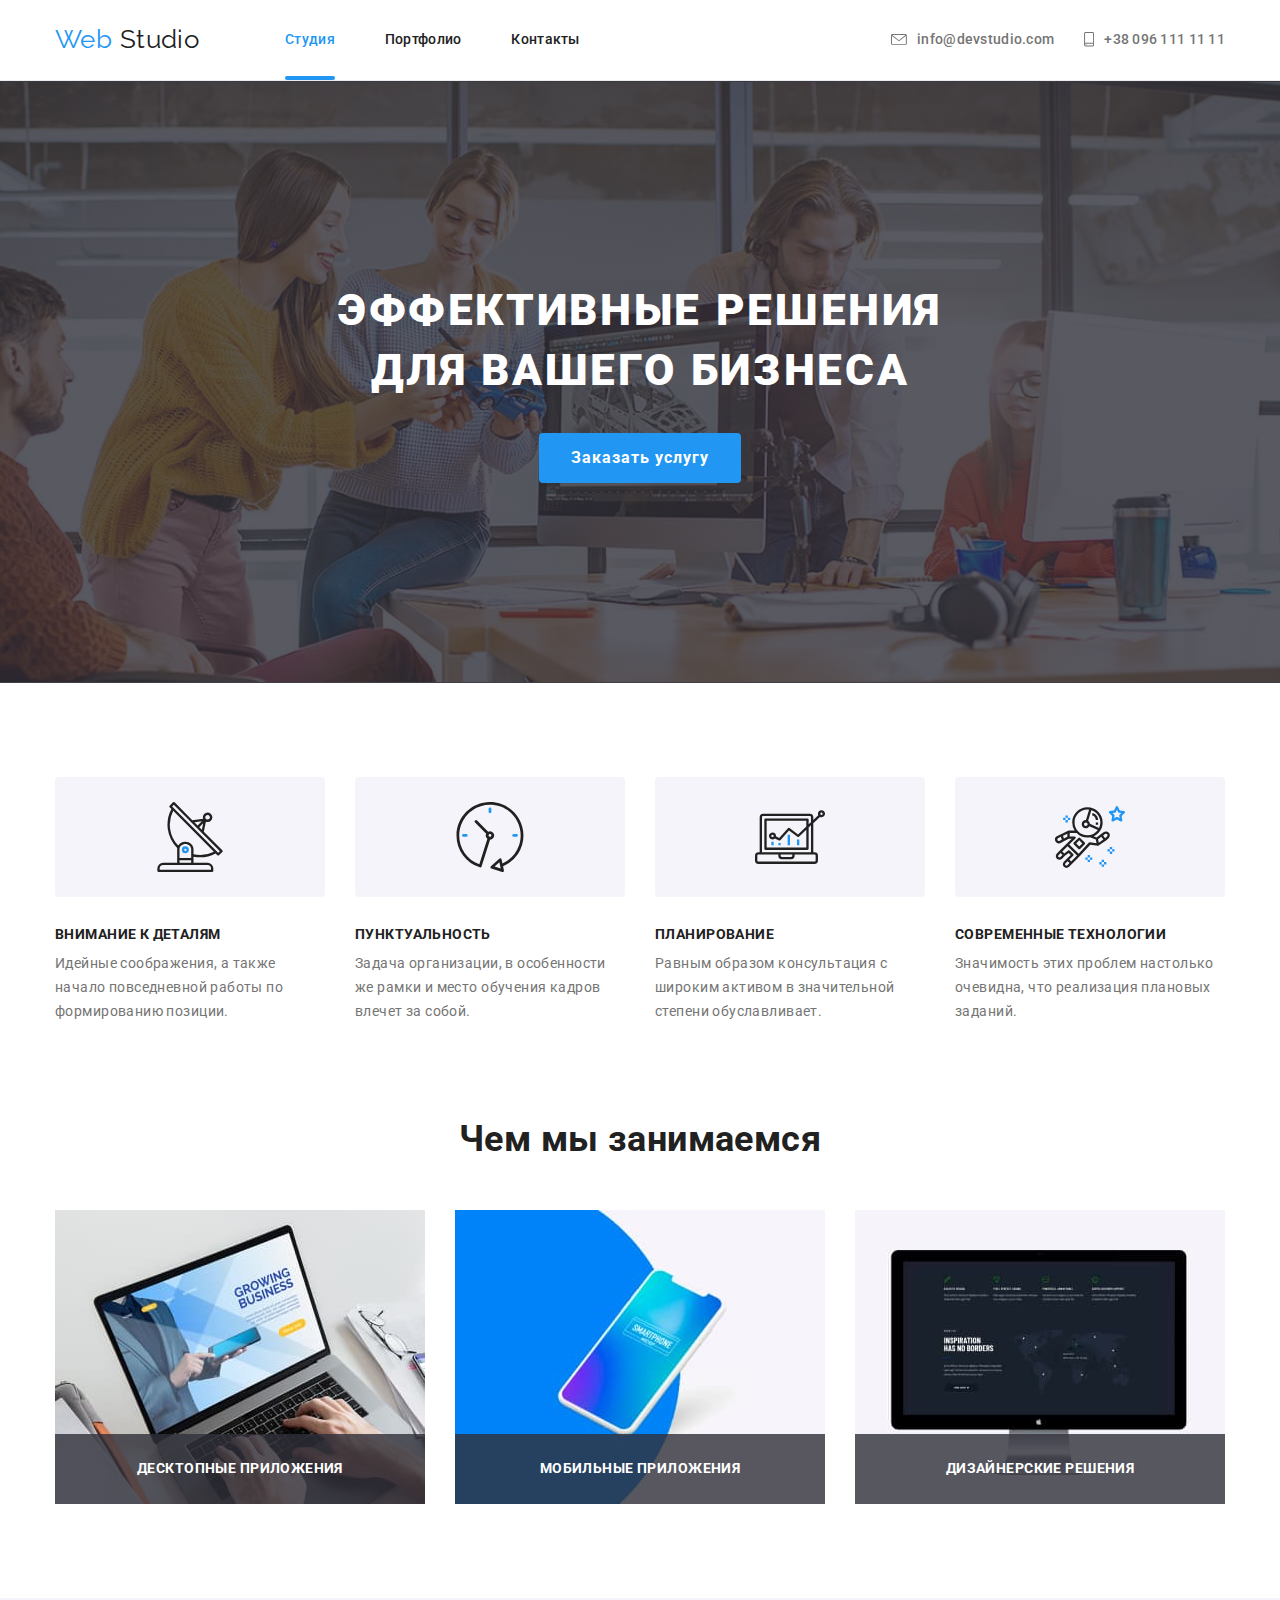
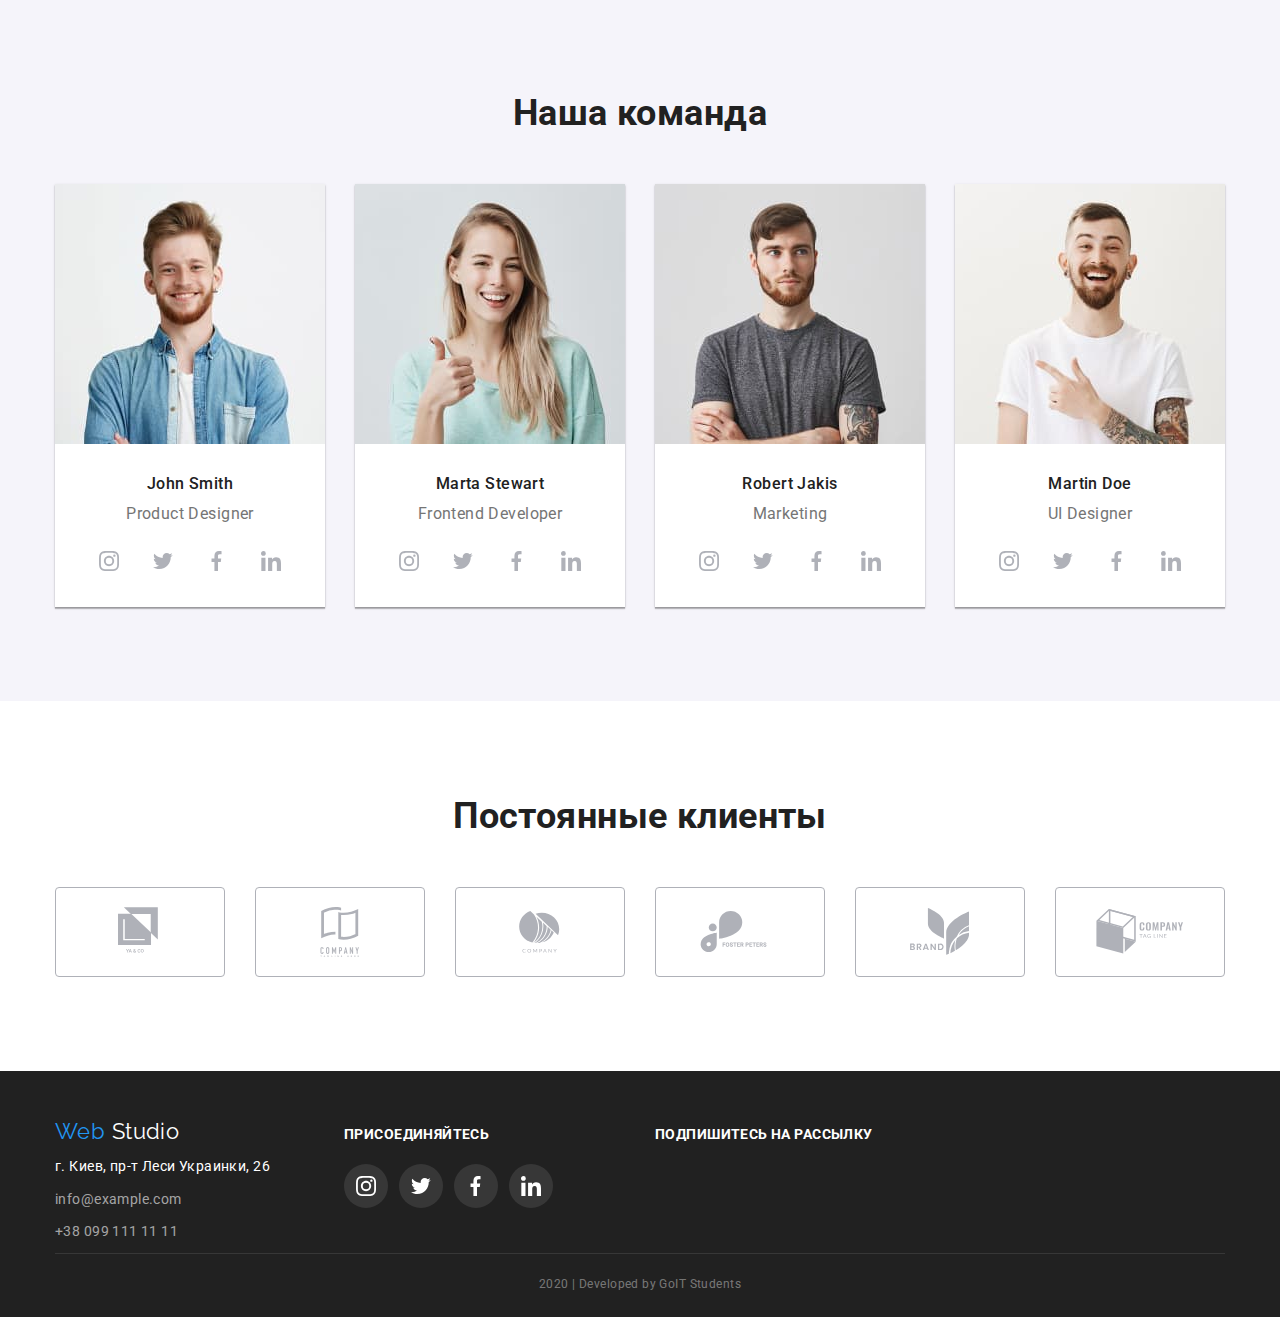
<file: index.html>
<!DOCTYPE html>
<html lang="ru">
  <head>
    <meta charset="UTF-8" />
    <meta name="viewport" content="width=device-width, initial-scale=1.0" />
    <title>Document</title>
    <link
      href="https://fonts.googleapis.com/css2?family=Raleway:wght@700&family=Roboto:wght@400;500;700;900&display=swap"
      rel="stylesheet"
    />
    <link
      rel="stylesheet"
      href="https://cdnjs.cloudflare.com/ajax/libs/modern-normalize/0.6.0/modern-normalize.min.css"
    />
    <link rel="stylesheet" href="./css/styles.css" />
  </head>

  <body>
    <!--Шапка-->
    <header class="header">
      <div class="container header-content">
        <nav class="main-nav">
          <a href="./index.html" lang="en" class="logo logo--header-paddings"
            ><span class="accent">Web</span> Studio</a
          >

          <ul class="main-nav__nav">
            <li class="main-nav__item">
              <a
                href="./index.html"
                class="main-nav__link main-nav__link--current accent"
                >Студия</a
              >
            </li>
            <li class="main-nav__item">
              <a href="./portfolio.html" class="main-nav__link">Портфолио</a>
            </li>
            <li class="main-nav__item">
              <a href="" class="main-nav__link">Контакты</a>
            </li>
          </ul>
        </nav>

        <ul class="contacts">
          <li class="contacts__item">
            <a href="mailto:info@devstudio.com" class="contacts__link"
              ><svg class="contacts__icon contacts__icon--envelope">
                <use href="./images/sprite-opt.svg#envelope"></use>
              </svg>
              info@devstudio.com
            </a>
          </li>

          <li class="contacts__item">
            <a href="tel:+380961111111" class="contacts__link"
              ><svg class="contacts__icon contacts__icon--phone">
                <use href="./images/sprite-opt.svg#smartphone"></use>
              </svg>
              +38 096 111 11 11
            </a>
          </li>
        </ul>
      </div>
    </header>

    <!--Герой-->
    <section>
      <div class="hero">
        <h1 class="hero__title">эффективные решения для вашего бизнеса</h1>
        <a href="" class="button">Заказать услугу</a>
      </div>
    </section>

    <!--Переваги-->
    <section class="advantages-section">
      <div class="container">
        <!--<h2></h2>-->
        <ul class="space-between">
          <li class="advantages-section__item">
            <div class="advantages-section__icon">
              <svg class="advantages-section__icon--size">
                <use href="./images/sprite-opt.svg#antenna"></use>
              </svg>
            </div>
            <h3 class="advantages-section__title">Внимание к деталям</h3>
            <p>
              Идейные соображения, а также начало повседневной работы по
              формированию позиции.
            </p>
          </li>

          <li class="advantages-section__item">
            <div class="advantages-section__icon">
              <svg class="advantages-section__icon--size">
                <use href="./images/sprite-opt.svg#clock"></use>
              </svg>
            </div>
            <h3 class="advantages-section__title">Пунктуальность</h3>
            <p>
              Задача организации, в особенности же рамки и место обучения кадров
              влечет за собой.
            </p>
          </li>

          <li class="advantages-section__item">
            <div class="advantages-section__icon">
              <svg class="advantages-section__icon--size">
                <use href="./images/sprite-opt.svg#diagram"></use>
              </svg>
            </div>
            <h3 class="advantages-section__title">Планирование</h3>
            <p>
              Равным образом консультация с широким активом в значительной
              степени обуславливает.
            </p>
          </li>

          <li class="advantages-section__item">
            <div class="advantages-section__icon">
              <svg class="advantages-section__icon--size">
                <use href="./images/sprite-opt.svg#astronaut"></use>
              </svg>
            </div>
            <h3 class="advantages-section__title">Современные технологии</h3>
            <p>
              Значимость этих проблем настолько очевидна, что реализация
              плановых заданий.
            </p>
          </li>
        </ul>
      </div>
    </section>

    <!--Можливості-->
    <section class="possibility-section">
      <div class="container">
        <h2 class="possibility-section__title">Чем мы занимаемся</h2>
        <ul class="space-between">
          <li class="possibility-section__item">
            <img src="./images/section2-1.jpg" alt="Ноутбук" />
            <h3 class="possibility-section__label">Десктопные приложения</h3>
          </li>

          <li class="possibility-section__item">
            <img src="./images/section2-2.jpg" alt="Смартфон" />
            <h3 class="possibility-section__label">Мобильные приложения</h3>
          </li>

          <li class="possibility-section__item">
            <img src="./images/section2-3.jpg" alt="Монитор" />
            <h3 class="possibility-section__label">Дизайнерские решения</h3>
          </li>
        </ul>
      </div>
    </section>

    <!--Команда-->
    <section class="team-section">
      <div class="container">
        <h2 class="team-section__title">Наша команда</h2>
        <ul lang="en" class="space-between">
          <li class="team-section__item">
            <img src="./images/team-john-smith.jpg" alt="Photo John Smith" />
            <div class="team-section__text-content">
              <h3 class="team-section__name">John Smith</h3>
              <p class="team-section__position">Product Designer</p>
              <ul class="space-between">
                <li>
                  <a href="" class="flex-center socials">
                    <svg class="socials__icon">
                      <use href="./images/sprite-opt.svg#instagram"></use>
                    </svg>
                  </a>
                </li>

                <li>
                  <a href="" class="flex-center socials">
                    <svg class="socials__icon">
                      <use href="./images/sprite-opt.svg#twitter"></use>
                    </svg>
                  </a>
                </li>

                <li>
                  <a href="" class="flex-center socials">
                    <svg class="socials__icon">
                      <use href="./images/sprite-opt.svg#facebook"></use>
                    </svg>
                  </a>
                </li>

                <li>
                  <a href="" class="flex-center socials">
                    <svg class="socials__icon">
                      <use href="./images/sprite-opt.svg#linkedin"></use>
                    </svg>
                  </a>
                </li>
              </ul>
            </div>
          </li>

          <li class="team-section__item">
            <img
              src="./images/team-marta-stewart.jpg"
              alt="Photo Marta Stewart"
            />
            <div class="team-section__text-content">
              <h3 class="team-section__name">Marta Stewart</h3>
              <p class="team-section__position">Frontend Developer</p>
              <ul class="space-between">
                <li>
                  <a href="" class="flex-center socials">
                    <svg class="socials__icon">
                      <use href="./images/sprite-opt.svg#instagram"></use>
                    </svg>
                  </a>
                </li>

                <li>
                  <a href="" class="flex-center socials">
                    <svg class="socials__icon">
                      <use href="./images/sprite-opt.svg#twitter"></use>
                    </svg>
                  </a>
                </li>

                <li>
                  <a href="" class="flex-center socials">
                    <svg class="socials__icon">
                      <use href="./images/sprite-opt.svg#facebook"></use>
                    </svg>
                  </a>
                </li>

                <li>
                  <a href="" class="flex-center socials">
                    <svg class="socials__icon">
                      <use href="./images/sprite-opt.svg#linkedin"></use>
                    </svg>
                  </a>
                </li>
              </ul>
            </div>
          </li>

          <li class="team-section__item">
            <img
              src="./images/team-robert-jakis.jpg"
              alt="Photo Robert Jakis"
            />
            <div class="team-section__text-content">
              <h3 class="team-section__name">Robert Jakis</h3>
              <p class="team-section__position">Marketing</p>
              <ul class="space-between">
                <li>
                  <a href="" class="flex-center socials">
                    <svg class="socials__icon">
                      <use href="./images/sprite-opt.svg#instagram"></use>
                    </svg>
                  </a>
                </li>

                <li>
                  <a href="" class="flex-center socials">
                    <svg class="socials__icon">
                      <use href="./images/sprite-opt.svg#twitter"></use>
                    </svg>
                  </a>
                </li>

                <li>
                  <a href="" class="flex-center socials">
                    <svg class="socials__icon">
                      <use href="./images/sprite-opt.svg#facebook"></use>
                    </svg>
                  </a>
                </li>

                <li>
                  <a href="" class="flex-center socials">
                    <svg class="socials__icon">
                      <use href="./images/sprite-opt.svg#linkedin"></use>
                    </svg>
                  </a>
                </li>
              </ul>
            </div>
          </li>

          <li class="team-section__item">
            <img src="./images/team-martin-doe.jpg" alt="Photo Martin Doe" />
            <div class="team-section__text-content">
              <h3 class="team-section__name">Martin Doe</h3>
              <p class="team-section__position">UI Designer</p>
              <ul class="space-between">
                <li>
                  <a href="" class="flex-center socials">
                    <svg class="socials__icon">
                      <use href="./images/sprite-opt.svg#instagram"></use>
                    </svg>
                  </a>
                </li>

                <li>
                  <a href="" class="flex-center socials">
                    <svg class="socials__icon">
                      <use href="./images/sprite-opt.svg#twitter"></use>
                    </svg>
                  </a>
                </li>

                <li>
                  <a href="" class="flex-center socials">
                    <svg class="socials__icon">
                      <use href="./images/sprite-opt.svg#facebook"></use>
                    </svg>
                  </a>
                </li>

                <li>
                  <a href="" class="flex-center socials">
                    <svg class="socials__icon">
                      <use href="./images/sprite-opt.svg#linkedin"></use>
                    </svg>
                  </a>
                </li>
              </ul>
            </div>
          </li>
        </ul>
      </div>
    </section>

    <!--Клієнти-->
    <section class="clients-section">
      <div class="container">
        <h2 class="clients-section__title">Постоянные клиенты</h2>
        <ul lang="en" class="space-between">
          <li class="clients-section__item">
            <a href="" class="clients-section__link" aria-label="YA & CO">
              <svg class="clients-section__client-1">
                <use href="./images/sprite-opt.svg#client-1"></use>
              </svg>
            </a>
          </li>

          <li class="clients-section__item">
            <a
              href=""
              class="clients-section__link"
              aria-label="COMPANY TAGLINE HERE"
            >
              <svg class="clients-section__client-2">
                <use href="./images/sprite-opt.svg#client-2"></use>
              </svg>
            </a>
          </li>

          <li class="clients-section__item">
            <a href="" class="clients-section__link" aria-label="COMPANY">
              <svg class="clients-section__client-3">
                <use href="./images/sprite-opt.svg#client-3"></use>
              </svg>
            </a>
          </li>

          <li class="clients-section__item">
            <a href="" class="clients-section__link" aria-label="FOSTER PETERS">
              <svg class="clients-section__client-4">
                <use href="./images/sprite-opt.svg#client-4"></use>
              </svg>
            </a>
          </li>

          <li class="clients-section__item">
            <a href="" class="clients-section__link" aria-label="BRAND">
              <svg class="clients-section__client-5">
                <use href="./images/sprite-opt.svg#client-5"></use>
              </svg>
            </a>
          </li>

          <li class="clients-section__item">
            <a
              href=""
              class="clients-section__link"
              aria-label="COMPANY TAG LINE"
            >
              <svg class="clients-section__client-6">
                <use href="./images/sprite-opt.svg#client-6"></use>
              </svg>
            </a>
          </li>
        </ul>
      </div>
    </section>

    <!--Футер-->
    <footer class="footer">
      <div class="container">
        <div class="space-between footer--baseline">
          <div>
            <a href="./index.html" class="logo logo-footer">
              <span class="accent">Web</span> Studio
            </a>
            <address class="address">
              <a
                target="blanc"
                href="https://www.google.com.ua/maps/place/%D0%B1%D1%83%D0%BB.+%D0%9B%D0%B5%D1%81%D0%B8+%D0%A3%D0%BA%D1%80%D0%B0%D0%B8%D0%BD%D0%BA%D0%B8,+26,+%D0%9A%D0%B8%D0%B5%D0%B2,+02000/@50.4265807,30.5361971,17z/data=!3m1!4b1!4m5!3m4!1s0x40d4cf0e033ecbe9:0x57a4dffefec77da0!8m2!3d50.4265807!4d30.5383859?hl=ru"
                class="address__link"
                >г. Киев, пр-т Леси Украинки, 26
              </a>

              <div class="contacts-footer">
                <a href="mailto:info@example.com" class="address__link"
                  >info@example.com</a
                >
                <a href="tel:380991111111" class="address__link"
                  >+38 099 111 11 11</a
                >
              </div>
            </address>
          </div>

          <div class="slogans">
            <div class="socials-slogan">
              <p class="slogans__title">присоединяйтесь</p>
              <ul class="space-between">
                <li>
                  <a href="" class="flex-center socials socials--dark">
                    <svg class="socials__icon">
                      <use href="./images/sprite-opt.svg#instagram"></use>
                    </svg>
                  </a>
                </li>

                <li>
                  <a href="" class="flex-center socials socials--dark">
                    <svg class="socials__icon">
                      <use href="./images/sprite-opt.svg#twitter"></use>
                    </svg>
                  </a>
                </li>

                <li>
                  <a href="" class="flex-center socials socials--dark">
                    <svg class="socials__icon">
                      <use href="./images/sprite-opt.svg#facebook"></use>
                    </svg>
                  </a>
                </li>

                <li>
                  <a href="" class="flex-center socials socials--dark">
                    <svg class="socials__icon">
                      <use href="./images/sprite-opt.svg#linkedin"></use>
                    </svg>
                  </a>
                </li>
              </ul>
            </div>

            <div class="mailing-slogan">
              <p class="slogans__title">Подпишитесь на рассылку</p>
            </div>
          </div>
        </div>
      </div>

      <p class="footer__copyright">2020 | Developed by GoIT Students</p>
    </footer>
  </body>
</html>
</file>
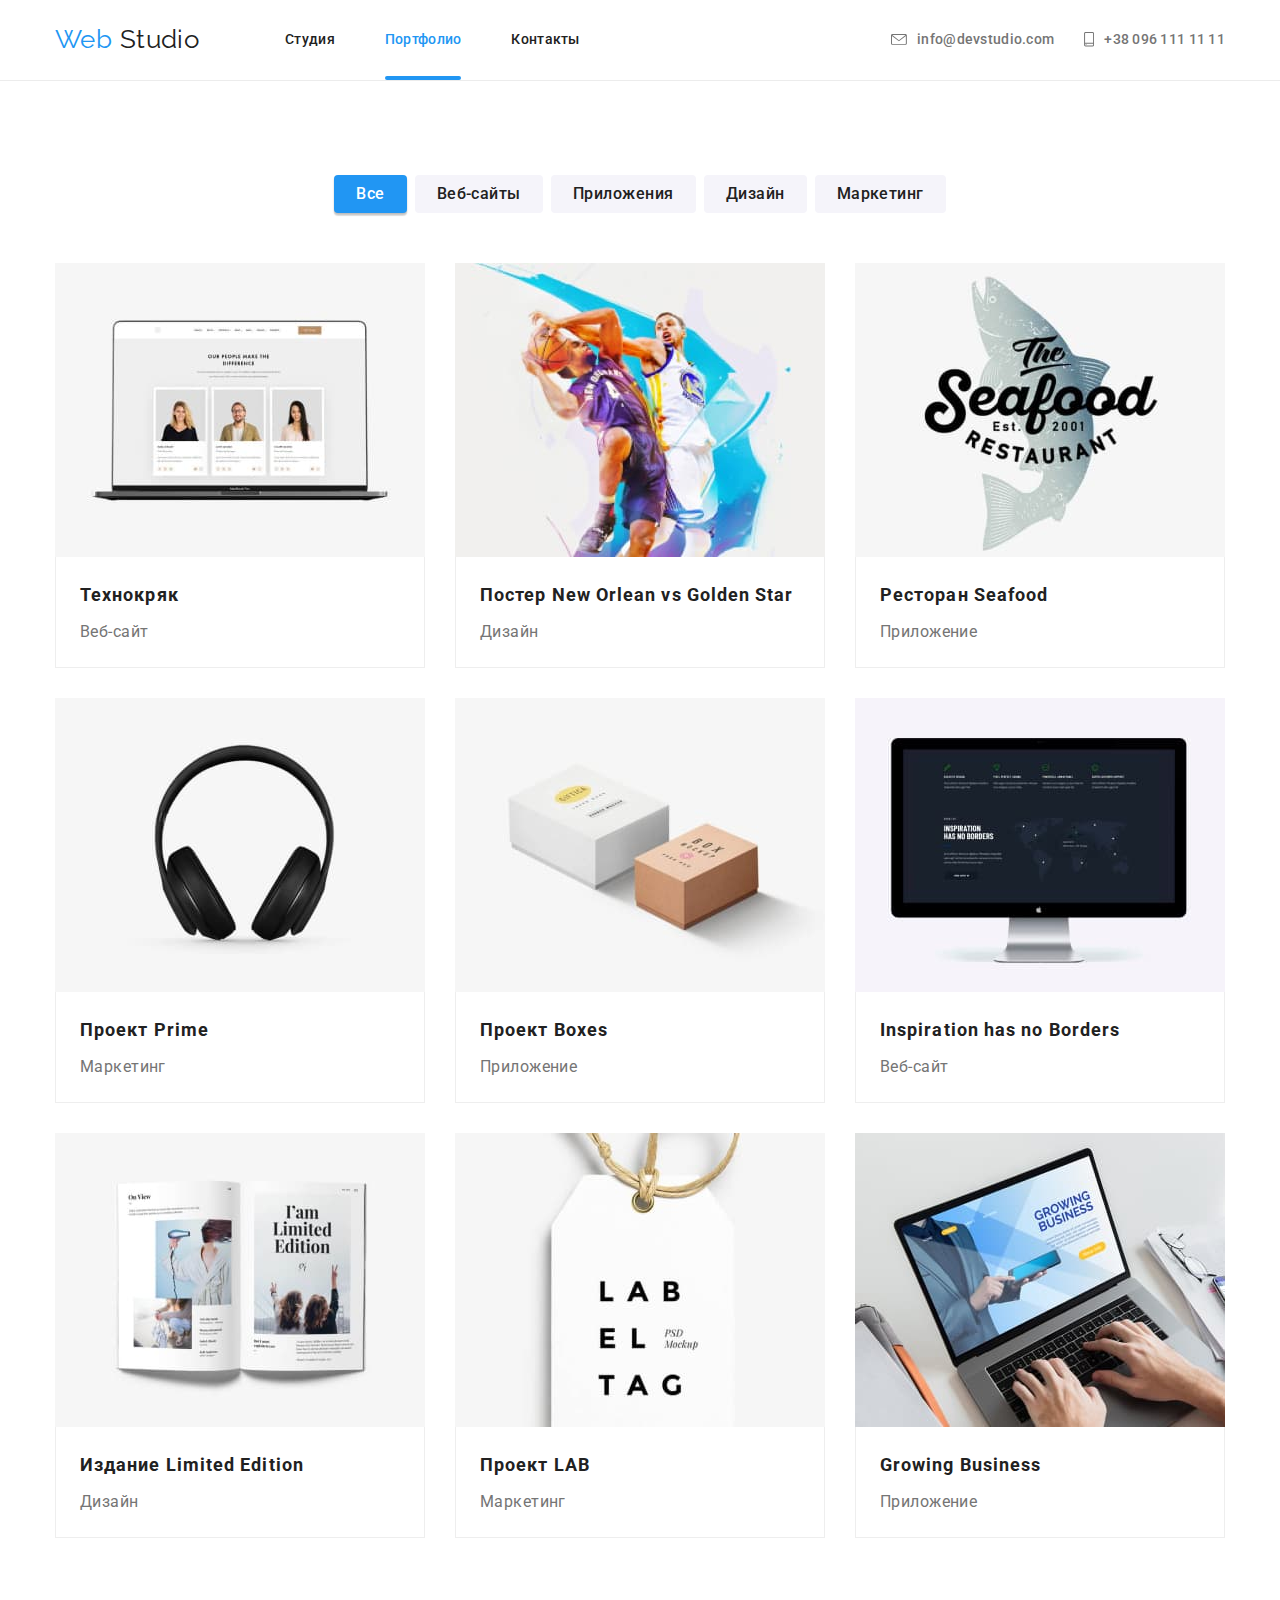
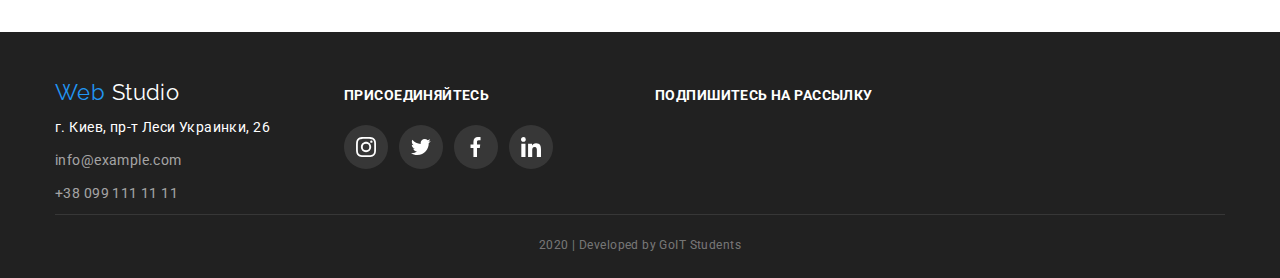
<file: portfolio.html>
<!DOCTYPE html>
<html lang="ru">
  <head>
    <meta charset="UTF-8" />
    <meta name="viewport" content="width=device-width, initial-scale=1.0" />
    <title>Document</title>
    <link
      href="https://fonts.googleapis.com/css2?family=Raleway:wght@700&family=Roboto:wght@400;500;700;900&display=swap"
      rel="stylesheet"
    />
    <link
      rel="stylesheet"
      href="https://cdnjs.cloudflare.com/ajax/libs/modern-normalize/0.6.0/modern-normalize.min.css"
    />
    <link rel="stylesheet" href="./css/styles.css" />
  </head>

  <body>
    <!--Шапка-->
    <header class="header">
      <div class="container header-content">
        <nav class="main-nav">
          <a href="./index.html" lang="en" class="logo logo--header-paddings"
            ><span class="accent">Web</span> Studio</a
          >

          <ul class="main-nav__nav">
            <li class="main-nav__item">
              <a href="./index.html" class="main-nav__link">Студия</a>
            </li>
            <li class="main-nav__item">
              <a
                href="./portfolio.html"
                class="main-nav__link main-nav__link--current accent"
                >Портфолио</a
              >
            </li>
            <li class="main-nav__item">
              <a href="" class="main-nav__link">Контакты</a>
            </li>
          </ul>
        </nav>

        <ul class="contacts">
          <li class="contacts__item">
            <a href="mailto:info@devstudio.com" class="contacts__link"
              ><svg class="contacts__icon contacts__icon--envelope">
                <use href="./images/sprite-opt.svg#envelope"></use>
              </svg>
              info@devstudio.com
            </a>
          </li>

          <li class="contacts__item">
            <a href="tel:+380961111111" class="contacts__link"
              ><svg class="contacts__icon contacts__icon--phone">
                <use href="./images/sprite-opt.svg#smartphone"></use>
              </svg>
              +38 096 111 11 11
            </a>
          </li>
        </ul>
      </div>
    </header>

    <!--Портфоліо-->
    <section class="portfolio-section">
      <div class="container">
        <ul class="filter">
          <li class="filter__item">
            <button type="button" class="button--active">Все</button>
          </li>
          <li class="filter__item"><button type="button">Веб-сайты</button></li>
          <li class="filter__item">
            <button type="button">Приложения</button>
          </li>
          <li class="filter__item"><button type="button">Дизайн</button></li>
          <li class="filter__item"><button type="button">Маркетинг</button></li>
        </ul>

        <ul class="space-between portfolio-section__list">
          <li class="portfolio-section__item">
            <a href="" class="portfolio-section__link">
              <div class="portfolio-section__content">
                <img src="./images/portfolio-01.jpg" alt="Экран ноутбука" />
                <p class="portfolio-section__description">
                  Технокряк это современная площадка распространения
                  коронавируса. Компании используют эту платформу для цифрового
                  шпионажа и атак на защищённые сервера конкурентов.
                </p>
              </div>
              <div class="portfolio-section__text-content">
                <h2 class="portfolio-section__title">Технокряк</h2>
                <p class="portfolio-section__work-type">Веб-сайт</p>
              </div>
            </a>
          </li>

          <li class="portfolio-section__item">
            <a href="" class="portfolio-section__link">
              <div class="portfolio-section__content">
                <img
                  src="./images/portfolio-02.jpg"
                  alt="Два баскетболиста с мячем"
                />
                <p class="portfolio-section__description">
                  Lorem ipsum dolor sit amet consectetur adipisicing elit. Quasi
                  fuga, dolore in voluptatibus veritatis maiores. Error, facere
                  voluptates quisquam recusandae hic possimus, quasi
                  consectetur, ab dolor vitae eius facilis dicta.
                </p>
              </div>
              <div class="portfolio-section__text-content">
                <h2 class="portfolio-section__title">
                  Постер New Orlean vs Golden Star
                </h2>
                <p class="portfolio-section__work-type">Дизайн</p>
              </div>
            </a>
          </li>

          <li class="portfolio-section__item">
            <a href="" class="portfolio-section__link">
              <div class="portfolio-section__content">
                <img
                  src="./images/portfolio-03.jpg"
                  alt="Лого ресторану Seafood"
                />
                <p class="portfolio-section__description">
                  Lorem ipsum dolor sit amet consectetur adipisicing elit. Quasi
                  fuga, dolore in voluptatibus veritatis maiores. Error, facere
                  voluptates quisquam recusandae hic possimus, quasi
                  consectetur, ab dolor vitae eius facilis dicta.
                </p>
              </div>
              <div class="portfolio-section__text-content">
                <h2 class="portfolio-section__title">Ресторан Seafood</h2>
                <p class="portfolio-section__work-type">Приложение</p>
              </div>
            </a>
          </li>

          <li class="portfolio-section__item">
            <a href="" class="portfolio-section__link">
              <div class="portfolio-section__content">
                <img src="./images/portfolio-04.jpg" alt="Наушники" />
                <p class="portfolio-section__description">
                  Lorem ipsum dolor sit amet consectetur adipisicing elit. Quasi
                  fuga, dolore in voluptatibus veritatis maiores. Error, facere
                  voluptates quisquam recusandae hic possimus, quasi
                  consectetur, ab dolor vitae eius facilis dicta.
                </p>
              </div>
              <div class="portfolio-section__text-content">
                <h2 class="portfolio-section__title">Проект Prime</h2>
                <p class="portfolio-section__work-type">Маркетинг</p>
              </div>
            </a>
          </li>

          <li class="portfolio-section__item">
            <a href="" class="portfolio-section__link">
              <div class="portfolio-section__content">
                <img src="./images/portfolio-05.jpg" alt="Две коробочки" />
                <p class="portfolio-section__description">
                  Lorem ipsum dolor sit amet consectetur adipisicing elit. Quasi
                  fuga, dolore in voluptatibus veritatis maiores. Error, facere
                  voluptates quisquam recusandae hic possimus, quasi
                  consectetur, ab dolor vitae eius facilis dicta.
                </p>
              </div>
              <div class="portfolio-section__text-content">
                <h2 class="portfolio-section__title">Проект Boxes</h2>
                <p class="portfolio-section__work-type">Приложение</p>
              </div>
            </a>
          </li>

          <li class="portfolio-section__item">
            <a href="" class="portfolio-section__link">
              <div class="portfolio-section__content">
                <img src="./images/section2-3.jpg" alt="Чорный монитор" />
                <p class="portfolio-section__description">
                  Lorem ipsum dolor sit amet consectetur adipisicing elit. Quasi
                  fuga, dolore in voluptatibus veritatis maiores. Error, facere
                  voluptates quisquam recusandae hic possimus, quasi
                  consectetur, ab dolor vitae eius facilis dicta.
                </p>
              </div>
              <div class="portfolio-section__text-content">
                <h2 class="portfolio-section__title">
                  Inspiration has no Borders
                </h2>
                <p class="portfolio-section__work-type">Веб-сайт</p>
              </div>
            </a>
          </li>

          <li class="portfolio-section__item">
            <a href="" class="portfolio-section__link">
              <div class="portfolio-section__content">
                <img src="./images/portfolio-07.jpg" alt="Разворот журнала" />
                <p class="portfolio-section__description">
                  Lorem ipsum dolor sit amet consectetur adipisicing elit. Quasi
                  fuga, dolore in voluptatibus veritatis maiores. Error, facere
                  voluptates quisquam recusandae hic possimus, quasi
                  consectetur, ab dolor vitae eius facilis dicta.
                </p>
              </div>
              <div class="portfolio-section__text-content">
                <h2 class="portfolio-section__title">
                  Издание Limited Edition
                </h2>
                <p class="portfolio-section__work-type">Дизайн</p>
              </div>
            </a>
          </li>

          <li class="portfolio-section__item">
            <a href="" class="portfolio-section__link">
              <div class="portfolio-section__content">
                <img src="./images/portfolio-08.jpg" alt="Бирка" />
                <p class="portfolio-section__description">
                  Lorem ipsum dolor sit amet consectetur adipisicing elit. Quasi
                  fuga, dolore in voluptatibus veritatis maiores. Error, facere
                  voluptates quisquam recusandae hic possimus, quasi
                  consectetur, ab dolor vitae eius facilis dicta.
                </p>
              </div>
              <div class="portfolio-section__text-content">
                <h2 class="portfolio-section__title">Проект LAB</h2>
                <p class="portfolio-section__work-type">Маркетинг</p>
              </div>
            </a>
          </li>

          <li class="portfolio-section__item">
            <a href="" class="portfolio-section__link">
              <div class="portfolio-section__content">
                <img src="./images/section2-1.jpg" alt="Ноутбук" />
                <p class="portfolio-section__description">
                  Lorem ipsum dolor sit amet consectetur adipisicing elit. Quasi
                  fuga, dolore in voluptatibus veritatis maiores. Error, facere
                  voluptates quisquam recusandae hic possimus, quasi
                  consectetur, ab dolor vitae eius facilis dicta.
                </p>
              </div>
              <div class="portfolio-section__text-content">
                <h2 class="portfolio-section__title">Growing Business</h2>
                <p class="portfolio-section__work-type">Приложение</p>
              </div>
            </a>
          </li>
        </ul>
      </div>
    </section>

    <!--Футер-->
    <footer class="footer">
      <div class="container">
        <div class="space-between footer--baseline">
          <div>
            <a href="./index.html" class="logo logo-footer">
              <span class="accent">Web</span> Studio
            </a>
            <address class="address">
              <a
                target="blanc"
                href="https://www.google.com.ua/maps/place/%D0%B1%D1%83%D0%BB.+%D0%9B%D0%B5%D1%81%D0%B8+%D0%A3%D0%BA%D1%80%D0%B0%D0%B8%D0%BD%D0%BA%D0%B8,+26,+%D0%9A%D0%B8%D0%B5%D0%B2,+02000/@50.4265807,30.5361971,17z/data=!3m1!4b1!4m5!3m4!1s0x40d4cf0e033ecbe9:0x57a4dffefec77da0!8m2!3d50.4265807!4d30.5383859?hl=ru"
                class="address__link"
                >г. Киев, пр-т Леси Украинки, 26
              </a>

              <div class="contacts-footer">
                <a href="mailto:info@example.com" class="address__link"
                  >info@example.com</a
                >
                <a href="tel:380991111111" class="address__link"
                  >+38 099 111 11 11</a
                >
              </div>
            </address>
          </div>

          <div class="slogans">
            <div class="socials-slogan">
              <p class="slogans__title">присоединяйтесь</p>
              <ul class="space-between">
                <li>
                  <a href="" class="flex-center socials socials--dark">
                    <svg class="socials__icon">
                      <use href="./images/sprite-opt.svg#instagram"></use>
                    </svg>
                  </a>
                </li>

                <li>
                  <a href="" class="flex-center socials socials--dark">
                    <svg class="socials__icon">
                      <use href="./images/sprite-opt.svg#twitter"></use>
                    </svg>
                  </a>
                </li>

                <li>
                  <a href="" class="flex-center socials socials--dark">
                    <svg class="socials__icon">
                      <use href="./images/sprite-opt.svg#facebook"></use>
                    </svg>
                  </a>
                </li>

                <li>
                  <a href="" class="flex-center socials socials--dark">
                    <svg class="socials__icon">
                      <use href="./images/sprite-opt.svg#linkedin"></use>
                    </svg>
                  </a>
                </li>
              </ul>
            </div>

            <div class="mailing-slogan">
              <p class="slogans__title">Подпишитесь на рассылку</p>
            </div>
          </div>
        </div>
      </div>

      <p class="footer__copyright">2020 | Developed by GoIT Students</p>
    </footer>
  </body>
</html>
</file>
<file: css/styles.css>
:root {
  --primary-text-color: #757575;
  --title-text-color: #212121;
  --accent-color: #2196f3;
  --primary-background-color: #ffffff;
  --contacts-footer: rgba(255, 255, 255, 0.6);
  --developed-by: rgba(255, 255, 255, 0.4);
  --possibility-background-color: rgba(47, 48, 58, 0.8);
  --portfolio-button: #f5f4fa;
  --caption-developer-border-color: rgba(255, 255, 255, 0.1);
  --socials-color: #afb1b8;

  --timing-animation: cubic-bezier(0.4, 0, 0.2, 1);
  --duration-animation: 250ms;
}

body {
  background-color: var(--primary-background-color);
  color: var(--primary-text-color);
  padding: 0;
  margin: 0;

  font-family: Roboto, sans-serif;
  font-weight: 400;
  font-size: 14px;
  line-height: 1.71;
  letter-spacing: 0.03em;
}

/* Заголовки */
h1,
h2,
h3,
h4,
h5,
h6 {
  color: var(--title-text-color);
  margin: 0;
}

/* Картинки */
img {
  display: block;
  max-width: 100%;
  height: auto;
}

/* Контейнер */
.container {
  margin-left: auto;
  margin-right: auto;
  padding-left: 15px;
  padding-right: 15px;

  width: 1200px;
  /*outline: 2px solid tomato;*/
}

/* Шапка */
.header {
  border-bottom: 1px solid #ececec;
}

.header-content {
  display: flex;

  align-items: center;
  justify-content: space-between;
}

/* Навігація */
.main-nav {
  display: flex;
}

/*Логотип*/
.logo {
  color: var(--title-text-color);
  font-family: Raleway, sans-serif;
  font-size: 26px;
  line-height: 1.19;
}

.logo--header-paddings {
  padding-top: 24px;
  padding-bottom: 25px;
}

/*Меню*/
.main-nav__nav {
  display: flex;
  margin-left: 86px;
  color: var(--title-text-color);

  font-weight: 500;
  line-height: 1.14;
  letter-spacing: 0.02em;
}

.main-nav__item:not(:last-child) {
  position: relative;
  margin-right: 50px;
}

.main-nav__link {
  display: block;
  padding-top: 32px;
  padding-bottom: 32px;
}

.main-nav__link--current::after {
  position: absolute;
  bottom: 0;
  content: "";
  display: block;
  width: 100%;
  height: 4px;
  background-color: var(--accent-color);
  border-radius: 2px;
}

/*Контакти*/
.contacts {
  display: flex;
  align-items: center;
  font-weight: 500;
  line-height: 1.14;
  letter-spacing: 0.02em;
}

.contacts__item:not(:last-child) {
  margin-right: 30px;
}

.contacts__link {
  display: flex;
  align-items: center;
}

.contacts__icon {
  margin-right: 10px;
  fill: currentColor;
}

.contacts__icon--envelope {
  width: 16px;
  height: 11px;
}

.contacts__icon--phone {
  width: 10px;
  height: 15px;
}

/*Налаштування для посилань*/
a {
  color: inherit;
  text-decoration: none;
  transition: color var(--duration-animation) var(--timing-animation);
}

a:hover,
a:focus,
.accent {
  color: var(--accent-color);
}

/*Налаштування для кнопок*/
button {
  background-color: var(--portfolio-button);
  color: var(--title-text-color);
  border-style: none;
  border-radius: 4px;
  padding: 6px 22px;

  font-family: inherit;
  font-weight: 500;
  font-size: 16px;
  line-height: 1.63;
  letter-spacing: 0.03em;
  transition: background-color var(--duration-animation) var(--timing-animation),
    fill var(--duration-animation) var(--timing-animation);
}

button:hover,
button:focus,
button:active {
  background-color: var(--accent-color);
  color: var(--primary-background-color);
}

/*Активна кнопка*/
.button--active {
  background-color: var(--accent-color);
  color: var(--primary-background-color);
  box-shadow: 0px 2px 2px rgba(0, 0, 0, 0.12), 0px 1px 2px rgba(0, 0, 0, 0.08),
    0px 3px 1px rgba(0, 0, 0, 0.1);
}

/*Налаштування для списків*/
ul {
  padding: 0;
  margin: 0;
  list-style: none;
}

p {
  margin: 0;
}

/* Герой */
.hero {
  max-width: 1600px;
  margin-left: auto;
  margin-right: auto;
  background-color: var(--possibility-background-color);

  background-image: linear-gradient(
      to right,
      var(--possibility-background-color),
      var(--possibility-background-color)
    ),
    url(../images/hero.jpg);

  background-repeat: no-repeat;
  background-position: center;

  padding-top: 200px;
  padding-bottom: 200px;
  text-align: center;
}

.hero__title {
  color: var(--primary-background-color);
  margin-left: auto;
  margin-right: auto;
  margin-bottom: 32px;
  width: 696px;

  font-weight: 900;
  font-size: 44px;
  line-height: 1.36;
  letter-spacing: 0.06em;
  text-align: center;
  text-transform: uppercase;
}

/* Кнопки-посилання */
.button {
  display: inline-block;
  padding: 10px 32px;
  background-color: var(--accent-color);
  color: var(--primary-background-color);
  border-radius: 4px;
  min-width: 200px;

  font-weight: 700;
  font-size: 16px;
  line-height: 1.87;
  letter-spacing: 0.06em;
  text-align: center;
  transition: color var(--duration-animation) var(--timing-animation);
}

.button:hover,
.button:focus {
  color: var(--primary-background-color);
}

/* Налаштування вирівнювання */
.space-between {
  display: flex;
  justify-content: space-between;
}

.flex-center {
  display: flex;
  justify-content: center;
  align-items: center;
}

/* Переваги */
.advantages-section {
  padding-top: 94px;
}

.advantages-section__item {
  width: calc((100% - 90px) / 4);
}

.advantages-section__icon {
  display: flex;
  justify-content: center;
  align-items: center;
  width: 100%;
  height: 120px;
  background-color: var(--portfolio-button);
  margin-bottom: 30px;
  border-radius: 4px;
}

.advantages-section__icon--size {
  width: 70px;
  height: 70px;
}

.advantages-section__title {
  margin-bottom: 10px;

  font-weight: 700;
  font-size: 14px;
  line-height: 1.14;
  text-transform: uppercase;
}

/* Можливості */
.possibility-section,
.clients-section,
.portfolio-section {
  padding-top: 94px;
  padding-bottom: 94px;
}

.possibility-section__title,
.team-section__title,
.clients-section__title {
  margin-bottom: 50px;

  font-weight: 700;
  font-size: 36px;
  line-height: 1.17;
  text-align: center;
}

.possibility-section__item {
  position: relative;
  width: calc((100% - 60px) / 3);
}

.possibility-section__label {
  position: absolute;
  bottom: 0;
  width: 100%;
  color: var(--primary-background-color);
  background-color: var(--possibility-background-color);
  padding-top: 27px;
  padding-bottom: 27px;

  font-weight: 700;
  font-size: 14px;
  line-height: 1.14;
  text-transform: uppercase;
  text-align: center;
}

/*Команда*/
.team-section {
  background-color: var(--portfolio-button);
  margin-left: auto;
  margin-right: auto;
  padding-top: 94px;
  padding-bottom: 94px;
}

.team-section__item {
  background-color: var(--primary-background-color);
  width: calc((100% - 90px) / 4);
  box-shadow: 0px 2px 1px rgba(0, 0, 0, 0.2), 0px 1px 1px rgba(0, 0, 0, 0.14),
    0px 1px 3px rgba(0, 0, 0, 0.12);
}

.team-section__text-content {
  padding: 30px 32px 24px 32px;
}

.team-section__name,
.team-section__position {
  font-size: 16px;
  line-height: 1.19;
  text-align: center;
}

.team-section__name {
  margin-bottom: 10px;
  font-weight: 500;
}

.team-section__position {
  margin-bottom: 16px;
}

/* Соціальні мережі */
.socials {
  background-color: var(--primary-background-color);
  fill: var(--socials-color);

  border-radius: 22px;
  width: 44px;
  height: 44px;
  transition: background-color var(--duration-animation) var(--timing-animation),
    fill var(--duration-animation) var(--timing-animation);
}

.socials:hover,
.socials:focus {
  background-color: var(--accent-color);
  fill: var(--primary-background-color);
}

.socials--dark {
  background-color: var(--caption-developer-border-color);
  fill: var(--primary-background-color);
}

.socials__icon {
  width: 20px;
  height: 20px;
}

/*Клієнти*/
.clients-section__item {
  width: calc((100% - 150px) / 6);
}

.clients-section__link {
  display: flex;
  justify-content: center;
  align-items: center;
  height: 90px;
  fill: var(--socials-color);
  border: 1px solid var(--socials-color);
  border-radius: 4px;
  transition: fill var(--duration-animation) var(--timing-animation),
    border-color var(--duration-animation) var(--timing-animation);
}

.clients-section__link:hover,
.clients-section__link:focus {
  fill: var(--accent-color);
  border-color: var(--accent-color);
}

.clients-section__client-1 {
  width: 44px;
  height: 49px;
}

.clients-section__client-2 {
  width: 40px;
  height: 50px;
}

.clients-section__client-3 {
  width: 41px;
  height: 42px;
}

.clients-section__client-4 {
  width: 80px;
  height: 42px;
}

.clients-section__client-5 {
  width: 59px;
  height: 47px;
}

.clients-section__client-6 {
  width: 88px;
  height: 45px;
}

/*Футер*/
.footer {
  background-color: var(--title-text-color);
  color: var(--primary-background-color);
  padding-top: 48px;
}

.footer--baseline {
  align-items: baseline;
  border-bottom: 1px solid rgba(255, 255, 255, 0.1);
}

.logo-footer {
  display: block;
  color: var(--primary-background-color);
  margin-bottom: 10px;
  font-size: 22px;
  line-height: 1.18;
}

/*Адреса*/
.address {
  font-style: normal;
}

.address__link {
  display: block;
  margin-bottom: 9px;
}

.contacts-footer {
  color: var(--contacts-footer);
}

/* Слогани */
.slogans {
  display: flex;
}

.socials-slogan {
  margin-right: 102px;
  width: 209px;
}

.mailing-slogan {
  width: 570px;
}

.slogans__title {
  margin-bottom: 21px;
  font-weight: 700;
  line-height: 1.14;
  text-transform: uppercase;
}

.footer__copyright {
  padding-top: 18px;
  padding-bottom: 21px;
  color: var(--developed-by);

  font-size: 12px;
  line-height: 2;
  text-align: center;
}

/*Портфоліо*/
.filter {
  display: flex;
  justify-content: center;
  margin-bottom: 50px;
}

.filter__item:not(:last-child) {
  margin-right: 8px;
}

.portfolio-section__list {
  flex-wrap: wrap;
}

.portfolio-section__item {
  width: calc((100% - 60px) / 3);
}

.portfolio-section__item:not(:nth-last-child(-n + 3)) {
  margin-bottom: 30px;
}

.portfolio-section__link {
  display: block;
  transition: box-shadow var(--duration-animation) var(--timing-animation);
}

.portfolio-section__link:hover,
.portfolio-section__link:focus {
  box-shadow: 1px 4px 6px rgba(0, 0, 0, 0.16), 0px 4px 4px rgba(0, 0, 0, 0.06),
    0px 1px 1px rgba(0, 0, 0, 0.12);
  color: var(--primary-text-color);
}

.portfolio-section__content {
  position: relative;
  overflow: hidden;
}

.portfolio-section__description {
  position: absolute;
  top: 0;
  transform: translateY(100%);
  display: block;
  opacity: 0;
  max-width: 100%;
  max-height: 100%;
  padding: 63px 24px;
  color: var(--primary-background-color);
  background-color: rgba(33, 150, 243, 0.9);
  font-size: 18px;
  line-height: 1.56;
  transition: opacity var(--duration-animation) var(--timing-animation),
    transform var(--duration-animation) var(--timing-animation);
}

.portfolio-section__link:hover .portfolio-section__description,
.portfolio-section__link:focus .portfolio-section__description {
  opacity: 1;
  transform: translateY(0);
}

.portfolio-section__text-content {
  padding: 20px 24px;
  border-right: 1px solid #eeeeee;
  border-bottom: 1px solid #eeeeee;
  border-left: 1px solid #eeeeee;
}

.portfolio-section__title {
  margin-bottom: 4px;

  font-weight: 700;
  font-size: 18px;
  line-height: 2;
  letter-spacing: 0.06em;
}

.portfolio-section__work-type {
  font-size: 16px;
  line-height: 1.87;
}
</file>
